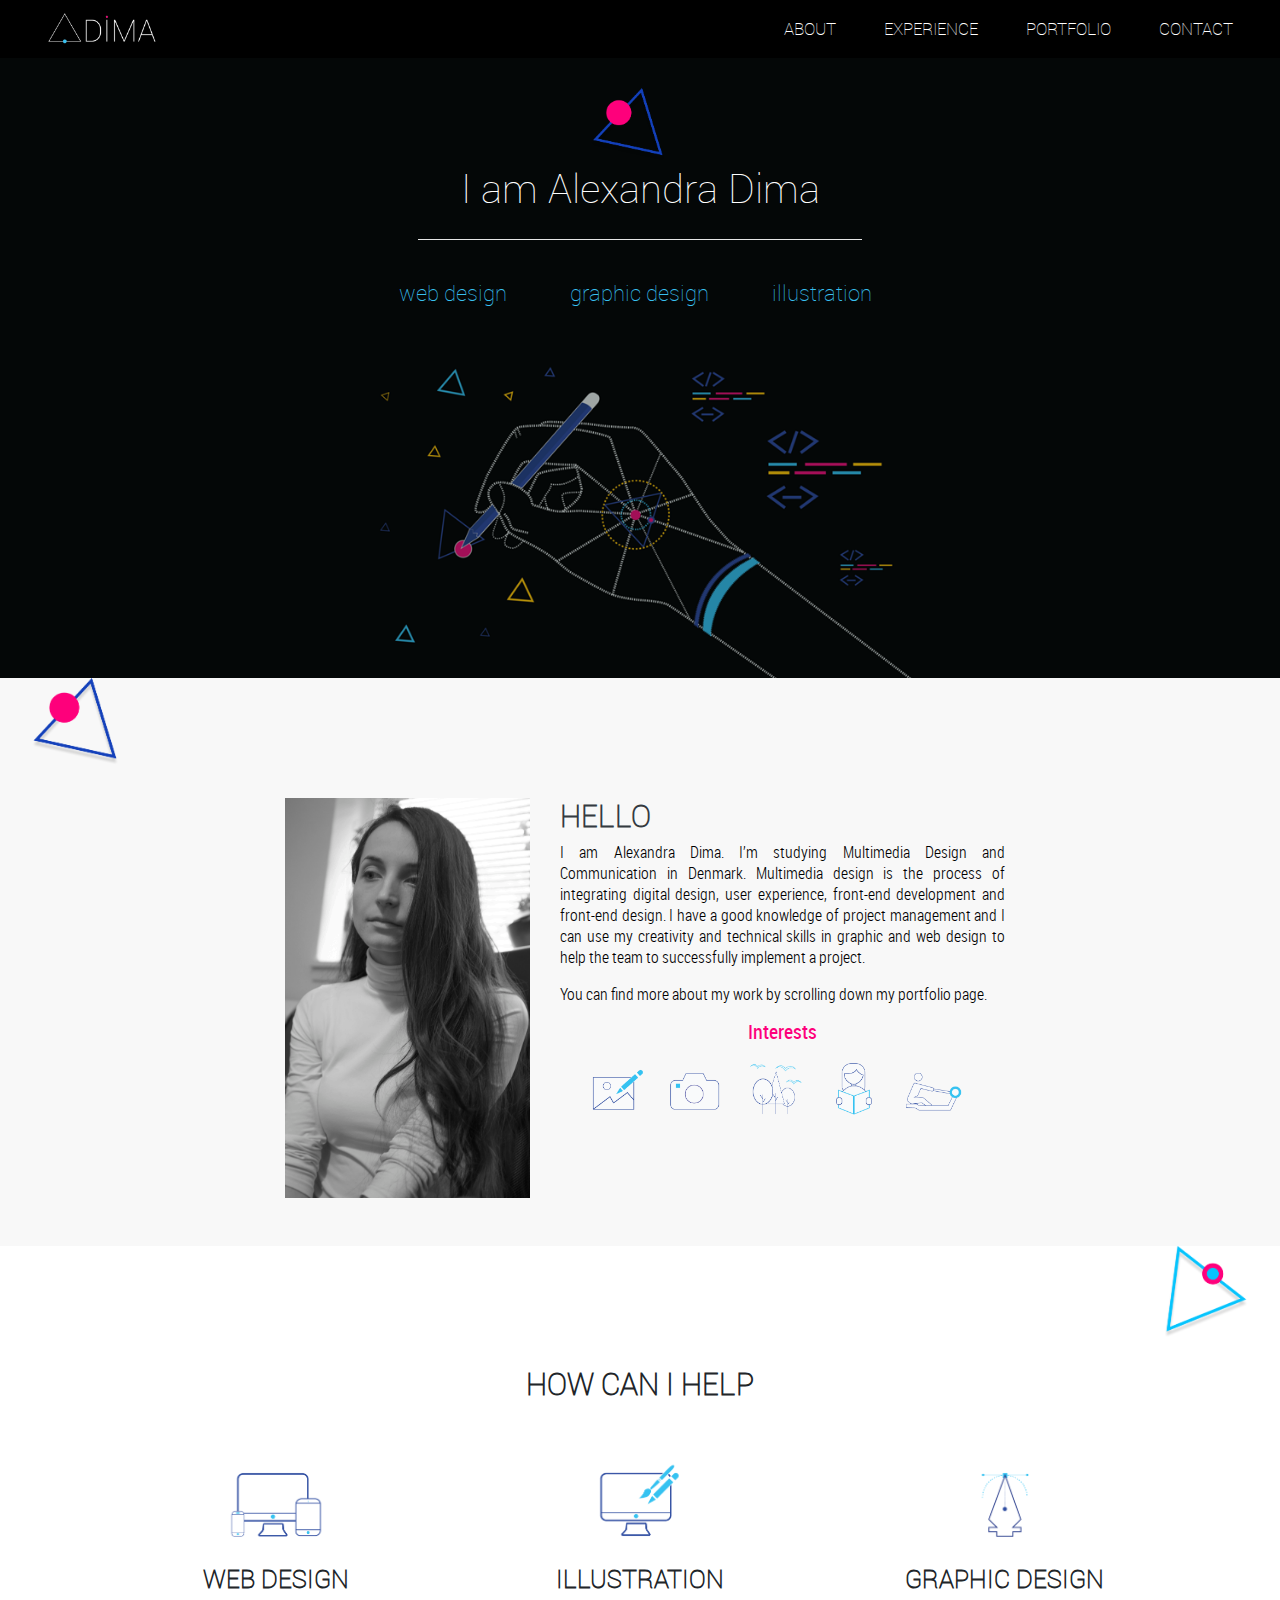
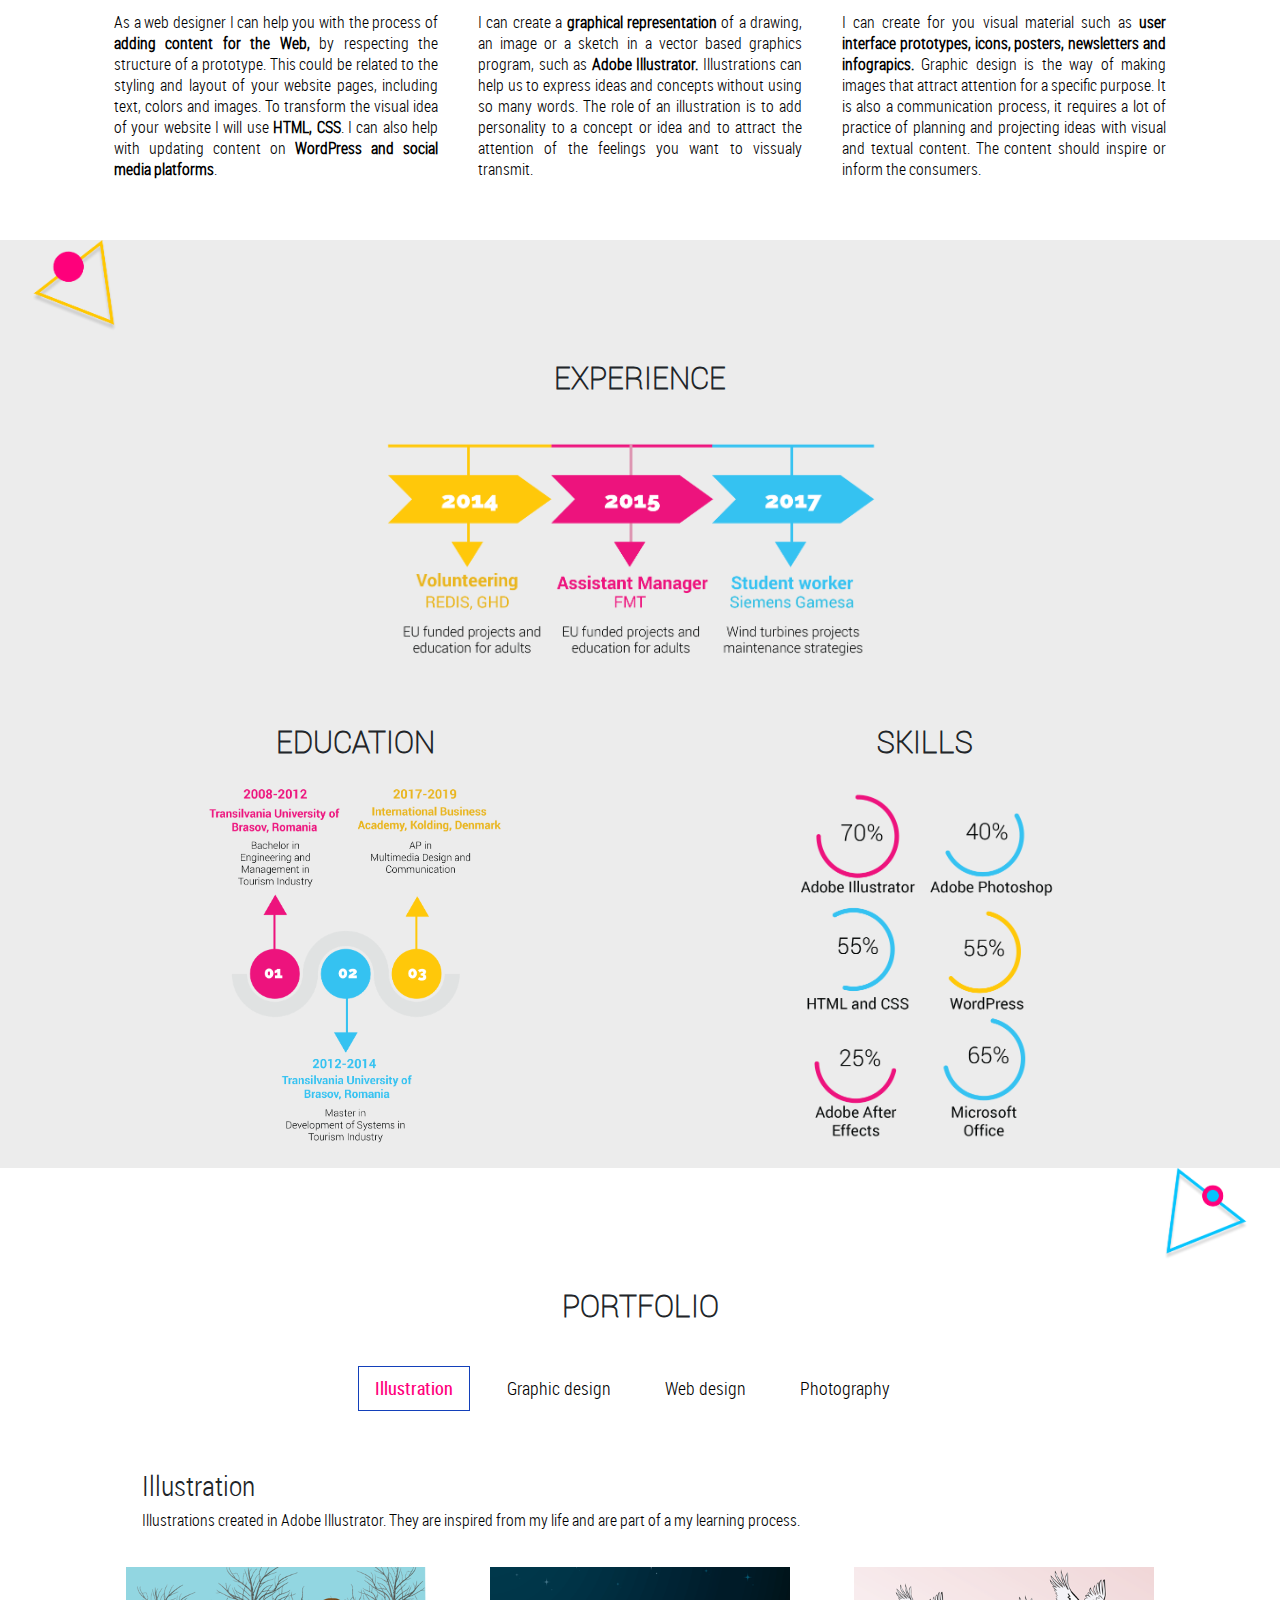
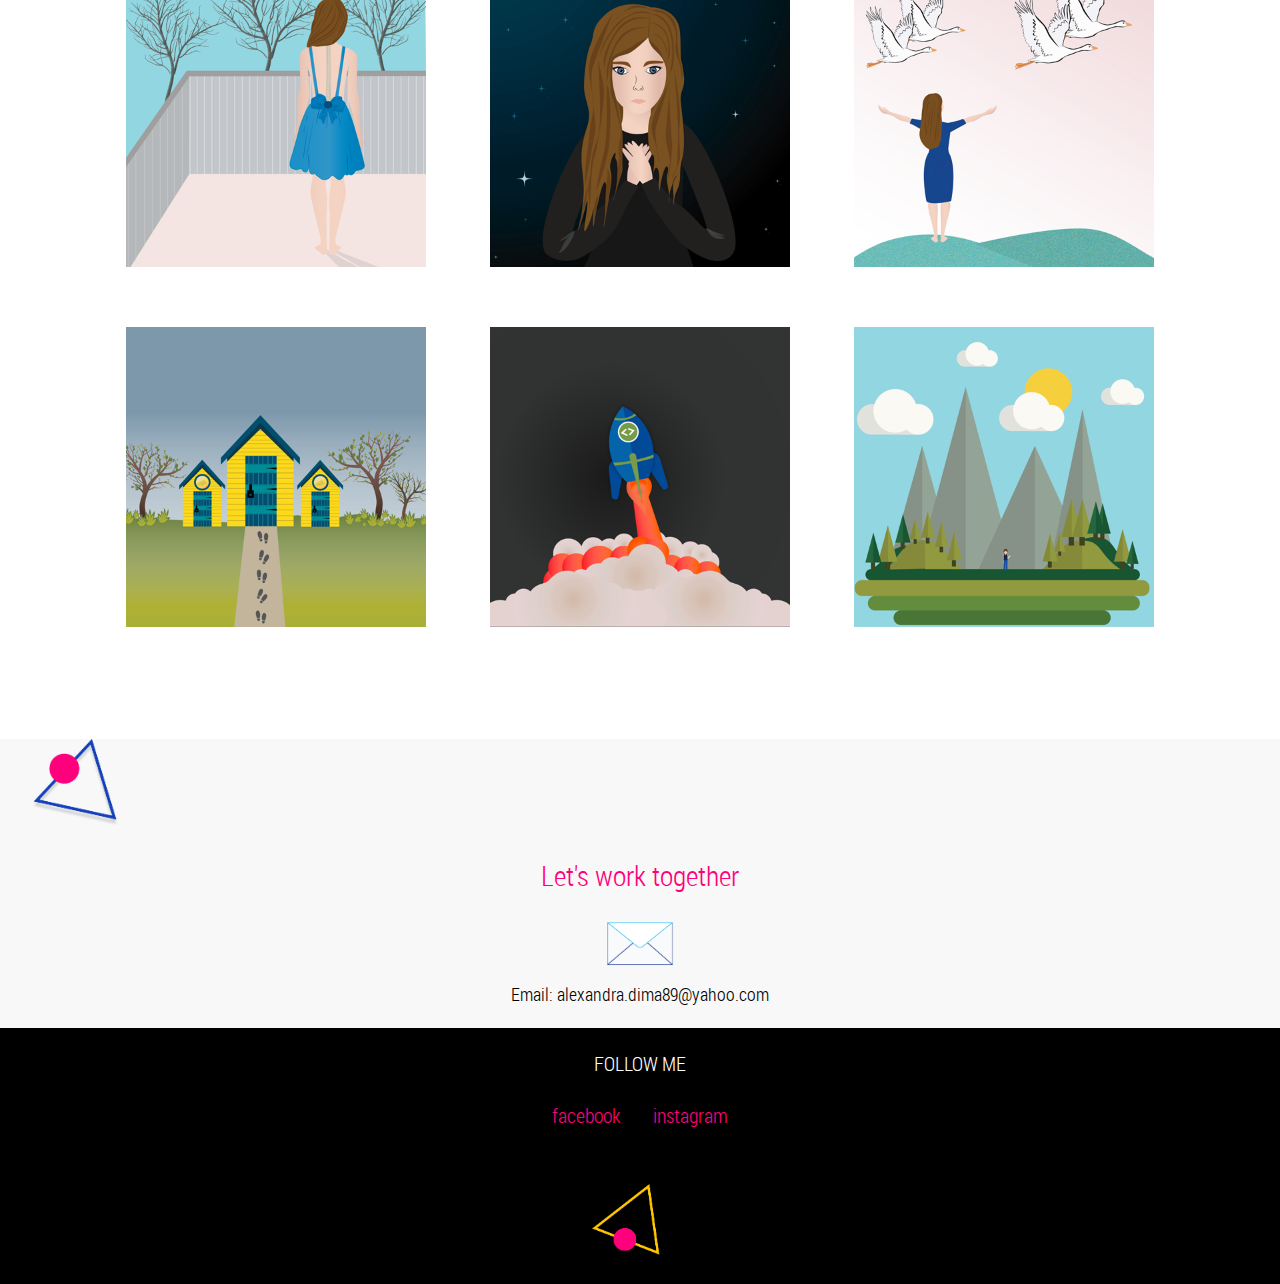
<file: index.html>
<!doctype html>
<html lang="en">
  <head>
    <!-- Required meta tags -->
    <meta charset="utf-8">
    <meta name="viewport" content="width=device-width, initial-scale=1, shrink-to-fit=no">
	  <meta name="description" content="ADima is a personal portfolio that provides services in web design, illustration and graphic design." /> 
	  <meta name="robots" content="noindex" />

    <!-- Bootstrap CSS -->
   <link rel="stylesheet" href="https://maxcdn.bootstrapcdn.com/bootstrap/4.0.0/css/bootstrap.min.css" integrity="sha384-Gn5384xqQ1aoWXA+058RXPxPg6fy4IWvTNh0E263XmFcJlSAwiGgFAW/dAiS6JXm" crossorigin="anonymous">
	     <link rel="stylesheet" href="css/styles.css">

    <title>adima</title>
	  
	   <link rel="icon" type="images/png" href="images/adimadesk/aboutarrow.png">
  </head>
  <body>
<!--1.Top navigation---->
	 
 <!--1.Top navigation---->
  <nav class="navbar navbar-dark navbar-expand-lg mynavbar">
  <div class="container-fluid">
  
      <!------a.Logo-->
     <div class="logo navbar-brand d-inline-block align-top ml-3 p-2" style="background-color: black">
  <a href="home.html"><img src="images/adimadesk/adimalogowhite.png" height="30" alt="logoadima" ></a>
	
	  </div>  
    
     <!------b.Toggler button-->
<div class="navbar-header mr-2">
   <button class="navbar-toggler" type="button" data-toggle="collapse" data-target="#mainNav">
   <span class="navbar-toggler-icon"></span>
	   
   </button>
   </div>
   
    
 <!------c.mobile Nav list-->
   <div class="mynavbar navbar-collapse collapse justify-content-end" style="background-color: black" id="mainNav">
   <ul class="nav navbar-nav navbar-right">
   <li class="nav-item p-2 mr-3" >
   		<a href="#about" class="nav-link">ABOUT</a>
   </li>
  <li class="nav-item p-2 mr-3" >
   		<a href="#experience" class="nav-link">EXPERIENCE</a>
   </li>
	   
	   <li class="nav-item p-2 mr-3">
   		<a href="#portfolio" class="nav-link">PORTFOLIO</a>
   </li>
	   
   
	    <li class="nav-item p-2 mr-3" >
   		<a href="#contact" class="nav-link">CONTACT</a>
   </li>
    
   </ul>
   </div>
   </div>
  </nav>
  
   
   <!--END NAVIGATION ------------------------------------------------------->
	  
	  <!-- 2.HEADER----------------------------->
   <header class="header" id="header">
   	<div class="container">
   		<div class="row">
			<div class="intro col-lg-12 col-sm-12">
				<div class="introarrow">
				<img src="images/adimadesk/aboutarrow.png" height="50" alt="arrow">
					</div>
				<p>I am Alexandra Dima</p>
				<hr>
				
	         <div class="subject col-lg-12 col-sm-12">
				 <ul>
					 
				<li alt="web design">web design</li>
				 <li alt="graphic design">graphic design</li>
                                 <li alt="illustration">illustration</li>
				 </ul>
				
				</div>
			</div>
				
   		</div>
   	</div>
   </header>
   
	  
	   <!-- 3.ABOUT----------------------------->
	   
	 
    <section id="about" class="about">
   	<div class="container-fluid" style="background-color: #F8F8F8">
		 <div class="arrowabout col-lg-12">
				 <img src="images/adimadesk/aboutarrow.png" height="75" alt="arrow dirrection"> 
				</div>
		
		<div class="container">

            <div class="row pb-5">
				
				  <div class="col-lg-5 picabout">
				   <img src="images/adimadesk/eu.jpg" height="400" alt="adimaimg"> 
				</div>
               
                   <div class="col-lg-5 textabout">
					   <h1 class="text-dark titleabout">HELLO</h1>
				   <p>
                       I am Alexandra Dima. I’m studying Multimedia Design and Communication in Denmark. Multimedia design is the process of integrating digital design, user experience, front-end development and front-end design.

I have a good knowledge of project management and I can use my creativity and technical skills in graphic and web design to help the team to successfully implement a project.</p>
					
						   
						   
						   <p>You can find more about my work by scrolling down my portfolio page.</p>
					   
					   <p style="color: #FE007B; font-size: 20px; text-align: center; font-family: Robotoregular">Interests</p>
					   <div class="col-lg-12" style="text-align: center">
						   <img src="images/adimadesk/drawing.png" alt="drawing" height="60" class="mr-3">
						     <img src="images/adimadesk/photograpy.png" alt="photography" height="60" class="mr-3">
						     <img src="images/adimadesk/nature.png" alt="nature" height="60" class="mr-3">
						     <img src="images/adimadesk/reading.png" alt="reading" height="60" class="mr-3">
						     <img src="images/adimadesk/rowing.png" alt="rowing sport" height="60" class="mr-3">
					   </div>
                    
				</div>
       </div>
           </div>
        </div>    
    </section>
   
   
	  <!-- 3.HELP----------------------------->
	  
	  <section id="help" class="help">
   	<div class="container-fluid" style="background-color: #fff">
		
			<div class="arrowhelp col-lg-12">
				 <img src="images/adimadesk/arrowhelp.png" height="75" alt="arrow guiding"> 
		</div>
		
		<div class="container">
			
			<h2 class="titlehelp">HOW CAN I HELP</h2>
			
            <div class="row p-4">
				
				<div class="texthelp col-lg-4">
					<div class="imghelp">
			   <img class="imghelp" src="images/adimadesk/webdesign.png" alt="web design" height="100">
						</div>
					<h4>Web design</h4>
					<p> As a web designer I can help you with the process of <strong>adding content for the Web,</strong>  by respecting the structure of a prototype. 
					  This could be related to the styling and layout of your website pages, including text, colors and images. To transform the visual idea of your website I will use <strong>HTML, CSS</strong>. I can also help with updating content on <strong>WordPress and social media platforms</strong>.</p>
				</div>
				   
			  
		    <div class="texthelp col-lg-4">
				<div class="imghelp">
			   <img class="imghelp" src="images/adimadesk/illustration.png"  alt="illustration" height="100">
					</div>
					<h4>Illustration</h4>
			   <p alt="illustration drawing">
				   I can create a <strong>graphical representation</strong> of a drawing, an image or a sketch in a vector based graphics program, such as <strong>Adobe Illustrator.</strong> 
				Illustrations can help us to express ideas and concepts without using so many words.
				The role of an illustration is to add personality to a concept or idea and to attract the attention of the feelings you want to vissualy transmit.

				
           </p>
				   </div>
		   
		   
		       <div class="texthelp col-lg-4">
				   <div class="imghelp">
			   <img src="images/adimadesk/graphicdesign.png" alt="graphic design icons infographics" height="100">
					   </div>
				   
					<h4>Graphic design</h4>
			   <p alt="">
				 I can create for you visual material such as <strong>user interface prototypes, icons, posters, newsletters and infograpics.</strong>
               Graphic design is the way of making images that attract attention for a specific purpose. It is also a communication process, it requires a lot of practice of planning and projecting ideas with visual and textual content.
				   The content should inspire or inform the consumers.
           </p>
				   </div>
			
       </div>
           </div>
        </div>    
    </section>
   
	   <!-- EXPERIENCE------------->
	  <section id="experience" class="experience">
   	<div class="container-fluid" style="background-color: #ECECEC">
		 <div class="arrowexp col-lg-12 col-md-12 col-sm-12">
				 <img src="images/adimadesk/exparrow.png" height="75" alt="arrow"> 
				</div>
		
		<div class="container">
	
         <div class="row">
			 
				  <div class="col-lg-12 timeline">
					  <h4>EXPERIENCE</h4>
				   <a href="images/adimadesk/timeline.png"><img src="images/adimadesk/timeline.png" alt="timeline experience"></a>
				</div>
				
				
				
           </div>
			<div class="row">
				
				  <div class="col-lg-6 col-md-6 education">
					  <h4>EDUCATION</h4>
				   <a href="images/adimadesk/education.png"><img src="images/adimadesk/education.png" alt="education"> </a>
						  
				</div>
               
					<div class="col-lg-6 col-md-6 skill">
					  <h4>SKILLS</h4>
				   <a href="images/adimadesk/skills.png"><img src="images/adimadesk/skills.png" alt="skills"> </a>
							</div>
			
                   
       </div>
			</div>
   
		  </div>
    </section>
   
	  
	  
	  
	  <!-- PORTFOLIO----------------------------->
	  
	  <section id="portfolio" class="portfolio">
   	<div class="container-fluid" style="background-color: #fff">
		
			<div class="arrowhelp col-lg-12">
				 <img src="images/adimadesk/arrowhelp.png" height="75" alt="arrow"> 
		</div>
		
		<div class="container">
			
			<h2 class="titlehelp">PORTFOLIO</h2>
			
            <div class="row p-4">
				<nav class="nav nav-tabs justify-content-center col-lg-12 col-sm-12 col-md-12" id="nav-tab" role="tablist" >
   		<a href="#illustration" class="nav-item nav-link active" id="nav-illustration-tab" data-toggle="tab" role="tab" aria-controls="nav-illustration" aria-selected="true" alt="illustration service">Illustration</a>
   		<a href="#graphicdesign" class="nav-item nav-link" id="graphicdesign-tab" data-toggle="tab" role="tab" aria-controls="graphicdesign" aria-selected="false">Graphic design</a>
   		<a href="#webdesign" class="nav-item nav-link" id="webdesign-tab" data-toggle="tab" role="tab" aria-controls="webdesign" aria-selected="false" alt="web design service">Web design</a>
   		<a href="#photography" class="nav-item nav-link" id="photography-tab" data-toggle="tab" role="tab" aria-controls="photography" aria-selected="false" alt="photography service">Photography</a>
   	</nav>
   	
  <div class="tab-content  py-5" id="nav-tabContent">
	  
   		<div class="tab-pane fade show active" id="illustration" role="tabpanel" aria-labelledby="nav-illustration-tab">
   			<h3 class="textill"><i class="fa fa-th-large fa-lg ml-lg-5" aria-hidden="true"></i> Illustration</h3>
   			<p class="ml-lg-5 textpill">Illustrations created in Adobe Illustrator. They are inspired from my life and are part of a my learning process.</p>
			
			<div class="illustration row">
			
				<div class="illustration col-lg-4 col-md-6 col-sm-12">
				<a href="images/adimadesk/peacevf.png" target="_blank"><img src="images/adimadesk/peacethumb.png" alt="illustration girl peace"></a>
				</div>
				
				<div class="illustration col-lg-4 col-md-6 col-sm-12">
				<a href="images/adimadesk/whoami.png" target="_blank"><img src="images/adimadesk/whoamithumb.png" alt="illustration stars girl"></a>
				</div>
				
				<div class="illustration col-lg-4 col-md-6 col-sm-12">
				<a href="images/adimadesk/hapiness.png" target="_blank"><img src="images/adimadesk/hapinessthumb.png" alt="illustration stars girl goose"></a>
				</div>
				
				
				<div class="illustration col-lg-4 col-md-6 col-sm-12">
				<a href="images/adimadesk/houses.png" target="_blank"><img src="images/adimadesk/img3.png" alt="illustration house handscape"></a>
				</div>
				
				<div class="illustration col-lg-4 col-md-6 col-sm-12">
				<a href="images/adimadesk/rocket.png" target="_blank"><img src="images/adimadesk/illustration1.png" alt="illustration rocket"></a>
				</div>
				
				<div class="illustration col-lg-4 col-md-6 col-sm-12">
				<a href="images/adimadesk/mountains.png" target="_blank"><img src="images/adimadesk/mountainsthumb.png" alt="illustration mountain"></a>
				</div>
				
			</div>
			
				
			
   		</div>
	  <!----end illustration------>
   		
   		<div class="tab-pane fade" id="graphicdesign" role="tabpanel" aria-labelledby="graphicdesign-tab">
   			<h3 class="textill ml-lg-5">Graphic design</h3>
   			<p class="textpill ml-lg-5">Infographics and icons I created for work.</p>
			
			<div class="illustration row">
				
			<div class="illustration col-lg-4 col-md-6 col-sm-12">
				<a href="images/adimadesk/work1.png" target="_blank"><img src="images/adimadesk/work1thumb.png" alt="infographic showcase work"></a>
				</div>
				
				<div class="illustration col-lg-4 col-md-6 col-sm-12">
				<a href="images/adimadesk/work3.png" target="_blank"><img src="images/adimadesk/workthumb3.png" alt="infographic showcase work"></a>
				</div>
				
				<div class="illustration col-lg-4 col-md-6 col-sm-12">
				<a href="images/adimadesk/work2.png" target="_blank"><img src="images/adimadesk/workthumb2.png" alt="infographic showcase work icons"></a>
				</div>
				
				<div class="illustration col-lg-4 col-md-6 col-sm-12">
				<a href="images/adimadesk/work4.png" target="_blank"><img src="images/adimadesk/work4thumb.png" alt="infographic showcase work illustration"></a>
				</div>
				
				<div class="illustration col-lg-4 col-md-6 col-sm-12">
				<a href="images/adimadesk/work5.png" target="_blank"><img src="images/adimadesk/work5thumb.png" alt="infographic showcase work icons"></a>
				</div>
				
				<div class="illustration col-lg-4 col-md-6 col-sm-12">
				<a href="images/adimadesk/work6.png" target="_blank"><img src="images/adimadesk/work6thumb.png" alt="infographic showcase work logo"></a>
				</div>
	
			</div>
			
			
   		</div>
	  <!----end graphic design--->
   		
   		<div class="tab-pane fade" id="webdesign" role="tabpanel" aria-labelledby="webdesign-tab">
   			<h3 class="textill ml-lg-5"><i class="fa fa-cog fa-spin fa-lg fa-fw" style="color: cadetblue"></i>Web design</h3>
   			<p class="textpill ml-lg-5">I created the prototypes and based on them, I coded the websites in html and css.</p>
			
			<div class="illustration row">
			
				<div class="illustration col-lg-4 col-md-6">
				<a href="images/adimadesk/webdesign1.png" target="_blank"><img src="images/adimadesk/webdesign1thumb.png" alt="infographic showcase work website"></a>
				</div>
				
				<div class="illustration col-lg-4 col-md-6">
				<a href="images/adimadesk/webdesign2.png" target="_blank"><img src="images/adimadesk/webdesign2thumb.png" alt="infographic showcase work prototype"></a>
				</div>
				
				<div class="illustration col-lg-4 col-md-6">
				<a href="images/adimadesk/webdesign3.png" target="_blank"><img src="images/adimadesk/webdesign3thumb.png" alt="infographic showcase work website"></a>
				</div>
				
			</div>
			
   		</div>
   		<!----end web design design-->
	  
   		<div class="tab-pane fade" id="photography" role="tabpanel" aria-labelledby="photography-tab">
   			<h3 class="textill ml-lg-5">Photography</h3>
   			<p class="textpill ml-lg-5">Here are some of my photos that I enjoyed taking them in my free time</p>
			
			<div class="illustration row">
			
				<div class="illustration col-lg-4 col-md-6 col-sm-12">
				<a href="images/adimadesk/photo1.png" target="_blank"><img src="images/adimadesk/photothumb1.png" alt="photography jelly fish"></a>
				</div>
				
				<div class="illustration col-lg-4 col-md-6 col-sm-12">
				<a href="images/adimadesk/photo2.png" target="_blank"><img src="images/adimadesk/photothumb2.png" alt="photography fish"></a>
				</div>
				
				<div class="illustration col-lg-4 col-md-6 col-sm-12">
				<a href="images/adimadesk/photo4.png" target="_blank"><img src="images/adimadesk/photothumb4.png" alt="photography jelly fish"></a>
				</div>
					<div class="illustration col-lg-4 col-md-6 col-sm-12">
				<a href="images/adimadesk/photo5.png" target="_blank"><img src="images/adimadesk/photothumb5.png" alt="photography flower"></a>
				</div>
				
					<div class="illustration col-lg-4 col-md-6 col-sm-12">
				<a href="images/adimadesk/photo3.png" target="_blank"><img src="images/adimadesk/photothumb3.png" alt="photography flower"></a>
				</div>
				
				<div class="illustration col-lg-4 col-md-6 col-sm-12">
				<a href="images/adimadesk/photo6.png" target="_blank"><img src="images/adimadesk/photothumb6.png" alt="photography flower"></a>
				</div>
			</div>
			
   		</div>
	  <!-----end photography---->
				
       </div>
           </div>
        </div>  
		  </div>
    </section>
   
	  
	  
	  
	  
	   <!-- CONTACT----------------------------->
	   
	 
    <section id="contact" class="contact">
   	<div class="container-fluid" style="background-color: #F8F8F8">
		 <div class="arrowabout col-lg-12">
				 <img src="images/adimadesk/aboutarrow.png" height="75" alt="arrow"> 
				</div>
		
		<div class="container">

            <div class="row">
				<h3 class="col-lg-12" style="text-align: center;color:  #FF007C">Let's work together</h3>
				<div class="email col-sm-12 col-md-12 col-lg-12" style="text-align: center">
				<a href="mailto:alexandra.dima89@yahoo.com?Subject=&Body="><img src="images/adimadesk/email.png" alt="email icon" height="75"></a>
				</div>
				
				<div class="worktogether col-sm-12 col-md-12 col-lg-12" style="text-align: center"><a href="mailto:alexandra.dima89@yahoo.com?Subject=&Body=" class="worktogether" style="text-decoration: none">Email: alexandra.dima89@yahoo.com</a></div>
				</div>
				<!------
 <form class="m-3 col-lg-12 col-sm-12" action="send.php" method="post">
	 <div class="row">
  <div class="col-lg-6 col-md-12 col-sm-12 form-group">
  <h5 alt="name">Your name</h5>
  <input type="text" name="name_input" class="form-control" id="usr" placeholder="Enter name"> 

</div>
    
     <div class="col-lg-6 col-md-12 col-sm-12 form-group">
    <h5 alt="email address">Your email address</h5>
    <input type="email" name="mail_input" class="form-control" id="exampleInputEmail1" aria-describedby="emailHelp" placeholder="Enter email">
    
  </div>
	 </div>
	  <div class="form-group">
    <label for="exampleFormControlTextarea1"><h5>Tell me about your project</h5></label>
    <textarea class="form-control" type="text" name="message" id="exampleFormControlTextarea1" rows="3"></textarea>
  </div>
  
	 <div class="text-center">
<button type="submit" value="Send it" class="submit btn btn-primary mb-3">SUBMIT</button>
</div>

</form>
--->

           
        </div>  
		</div>
    </section>
	  
	  <!-- FOOTER ---------------------------->
  <footer class="footer">
  <div class="container-fluid">
 
  	<div class="row">
                
  	<div class="col-lg-12 col-sm-12 pt-4" style="text-align: center; background-color: #000000">
  		<h5 class="follow" alt="follow us facebook instagram" style="color: white;margin-bottom: 20px">FOLLOW ME</h5>
		
  		<div class="some" style="text-align: center">
  			<a href="https://www.facebook.com/ADima-1038393399551254/" target="_blank" style="padding: 5px;margin-right: 20px; font-size: 20px; text-decoration: none;">facebook</a>
  		    <a href="https://www.instagram.com/_alexandradima/" target="_blank" class="vl" style="padding: 5px; font-size: 20px; text-decoration: none;">instagram</a>
  		    </div>
		<div class="mt-5">
		<img src="images/adimadesk/footer.png" height="100" alt="arrow">
			</div>
  		</div>
 </div>
 
 	
 
	</div>
	  
	</footer>
	  
	  
	  
	  

	  
	  
	  
	  
	  
	  
	  
	  
	  
	  
    <!-- Optional JavaScript -->
    <!-- jQuery first, then Popper.js, then Bootstrap JS -->
    <script src="https://code.jquery.com/jquery-3.2.1.slim.min.js" integrity="sha384-KJ3o2DKtIkvYIK3UENzmM7KCkRr/rE9/Qpg6aAZGJwFDMVNA/GpGFF93hXpG5KkN" crossorigin="anonymous"></script>
    <script src="https://cdnjs.cloudflare.com/ajax/libs/popper.js/1.12.9/umd/popper.min.js" integrity="sha384-ApNbgh9B+Y1QKtv3Rn7W3mgPxhU9K/ScQsAP7hUibX39j7fakFPskvXusvfa0b4Q" crossorigin="anonymous"></script>
    <script src="js/bootstrap.min.js"></script>
  </body>
</html>
</file>
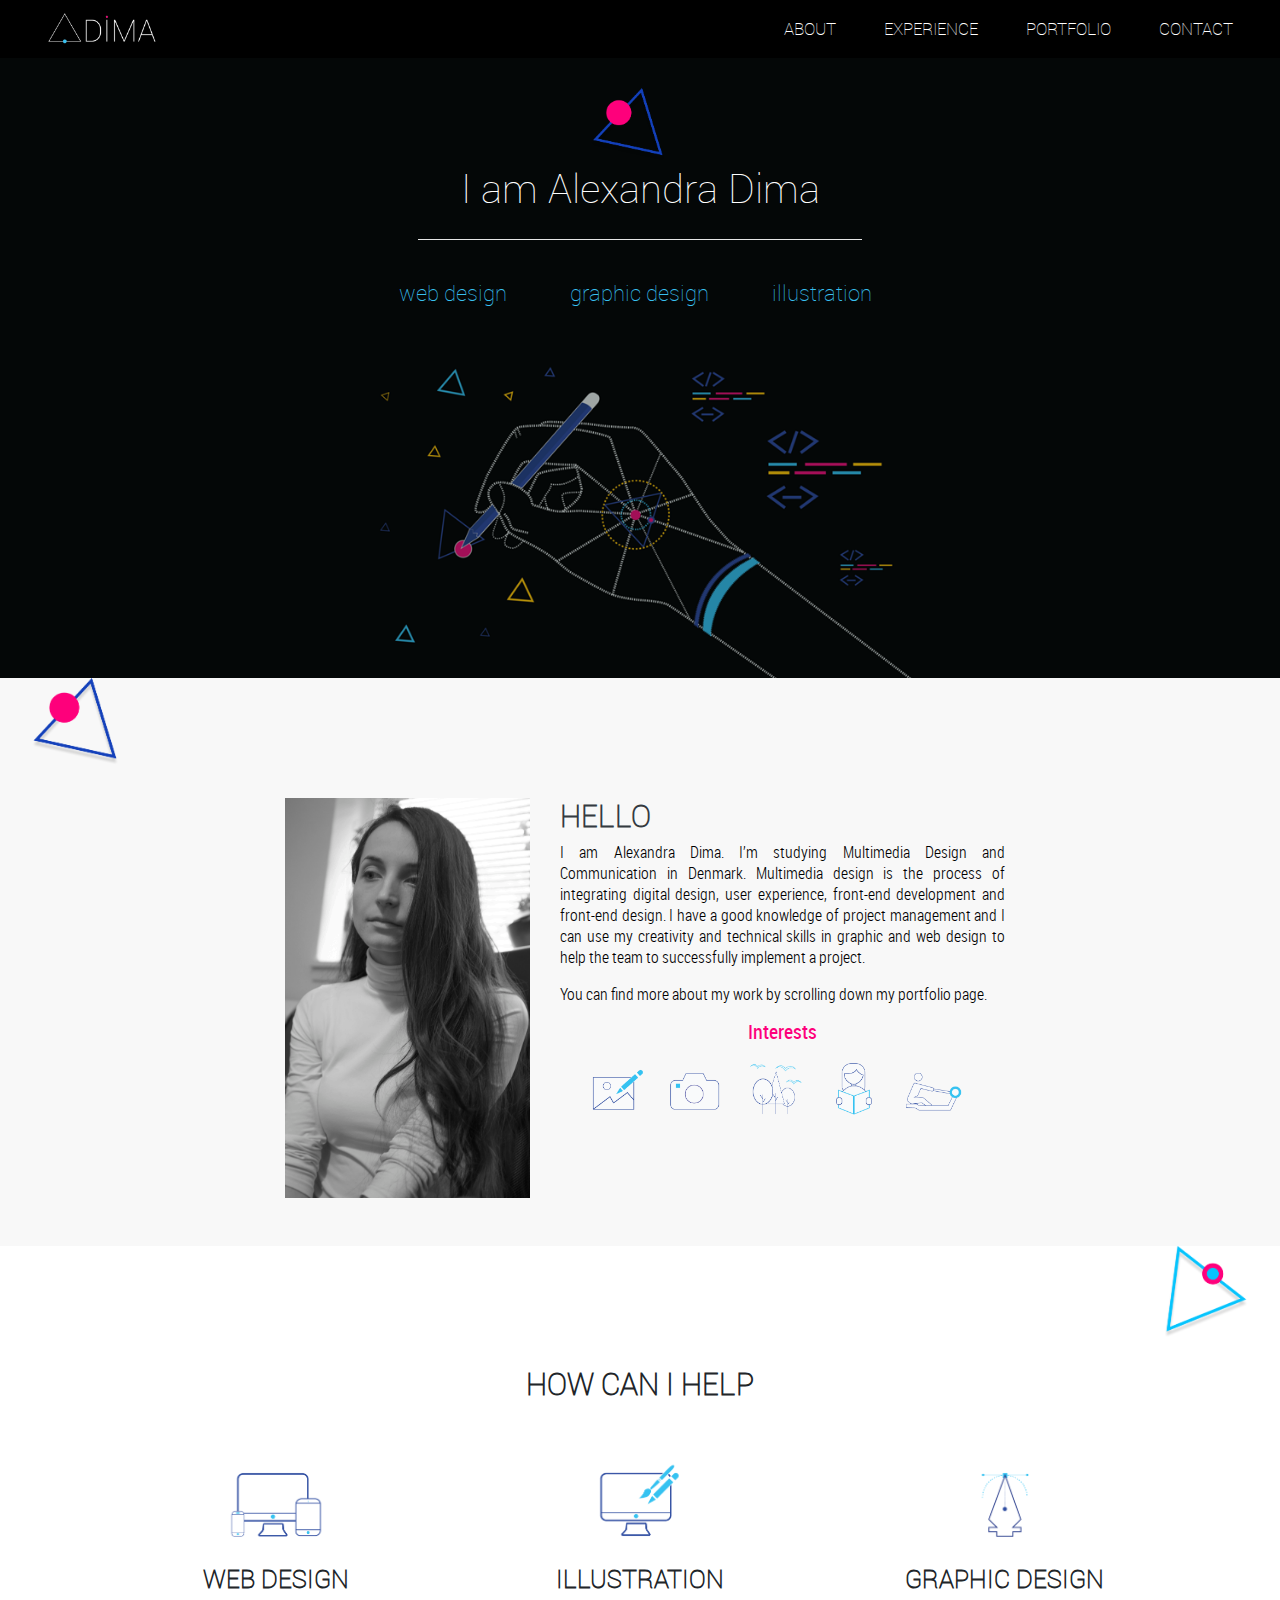
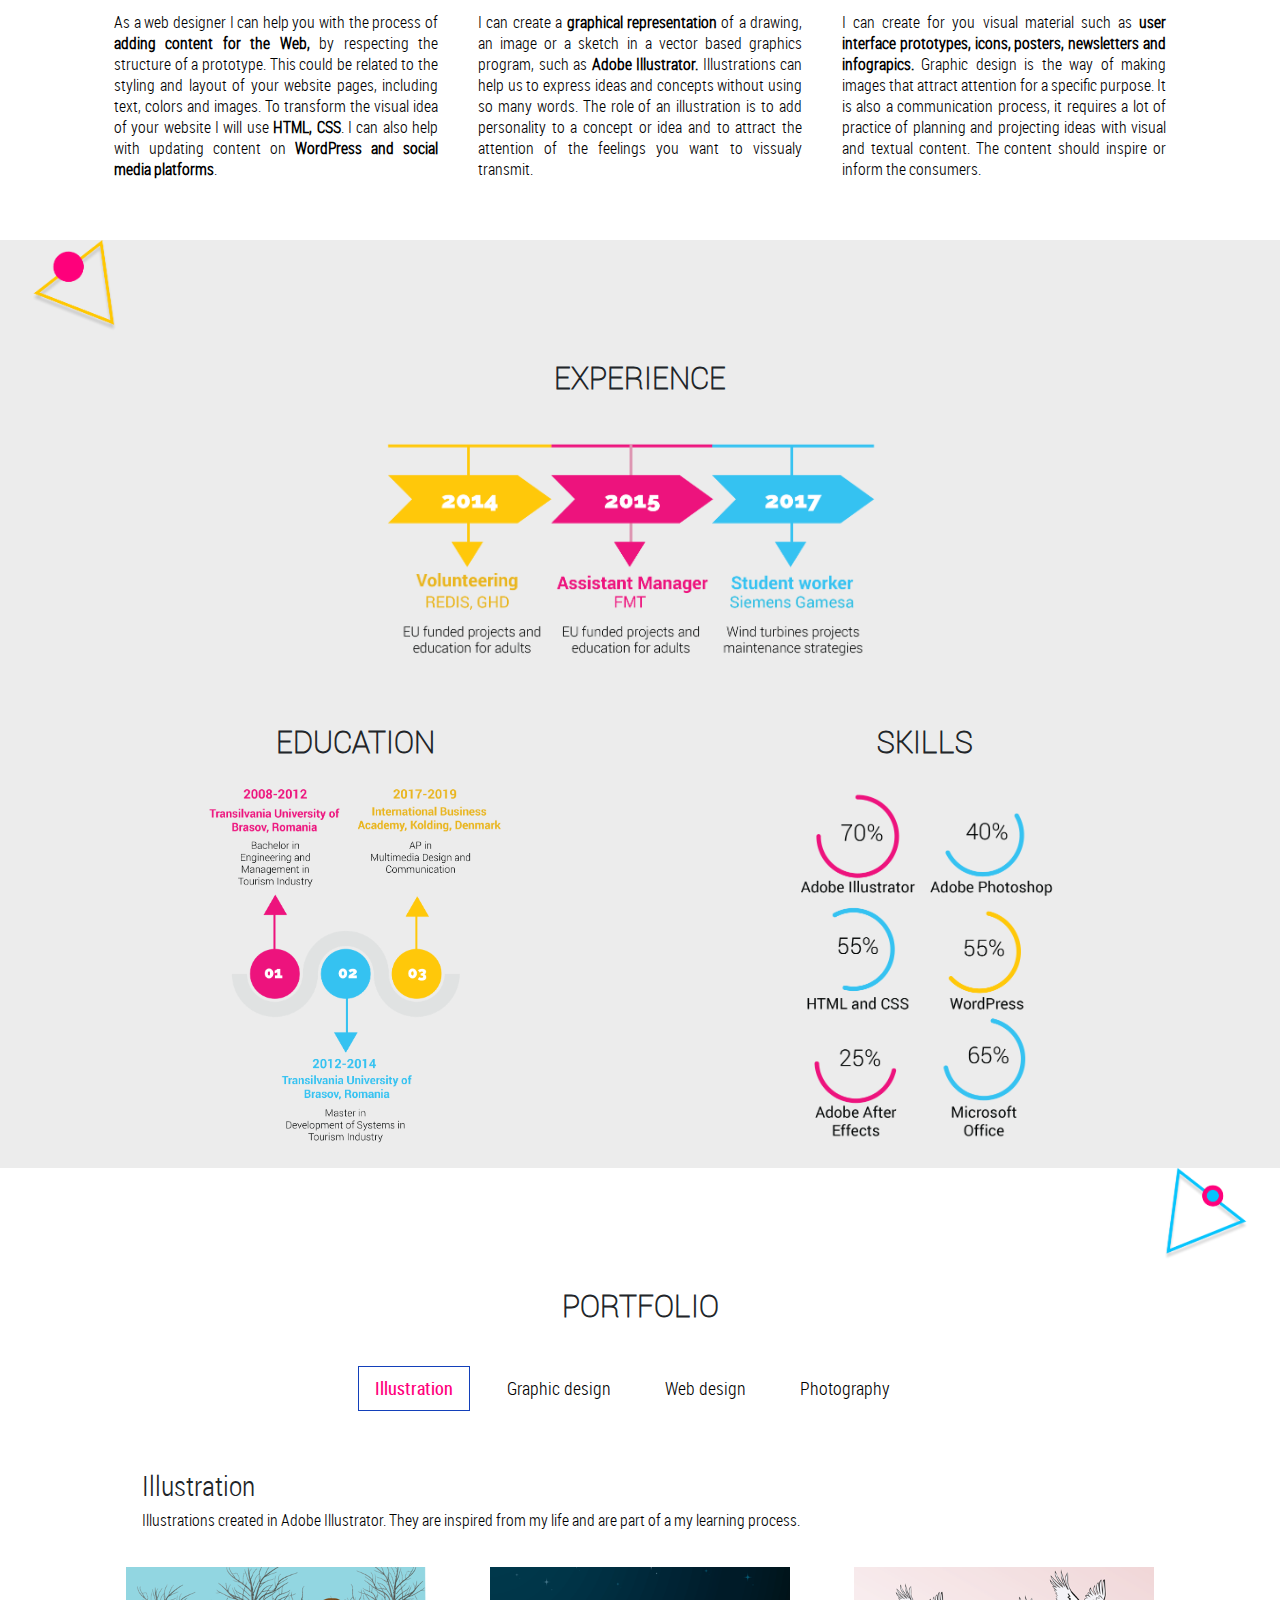
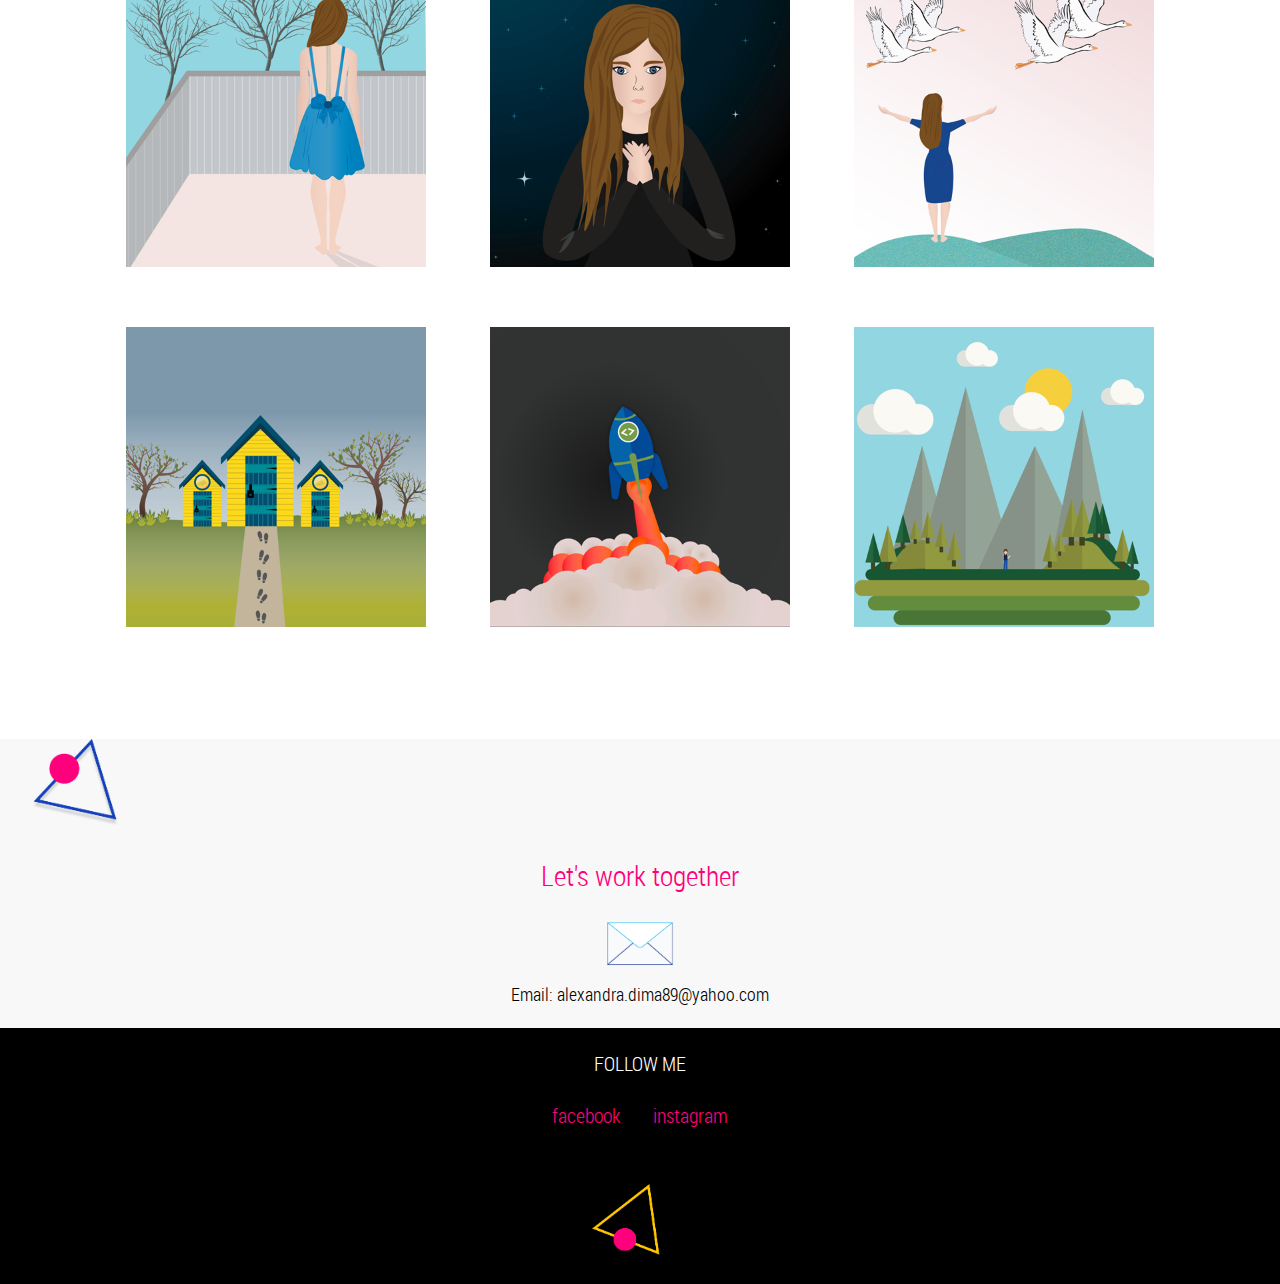
<file: home.html>
<!doctype html>
<html lang="en">
  <head>
    <!-- Required meta tags -->
    <meta charset="utf-8">
    <meta name="viewport" content="width=device-width, initial-scale=1, shrink-to-fit=no">
	  <meta name="description" content="ADima is a personal portfolio that provides services in web design, illustration and graphic design." /> 
	  <meta name="robots" content="noindex" />

    <!-- Bootstrap CSS -->
   <link rel="stylesheet" href="https://maxcdn.bootstrapcdn.com/bootstrap/4.0.0/css/bootstrap.min.css" integrity="sha384-Gn5384xqQ1aoWXA+058RXPxPg6fy4IWvTNh0E263XmFcJlSAwiGgFAW/dAiS6JXm" crossorigin="anonymous">
	     <link rel="stylesheet" href="css/styles.css">

    <title>adima</title>
	  
	   <link rel="icon" type="images/png" href="images/adimadesk/aboutarrow.png">
  </head>
  <body>
<!--1.Top navigation---->
	 
 <!--1.Top navigation---->
  <nav class="navbar navbar-dark navbar-expand-lg mynavbar">
  <div class="container-fluid">
  
      <!------a.Logo-->
     <div class="logo navbar-brand d-inline-block align-top ml-3 p-2" style="background-color: black">
  <a href="home.html"><img src="images/adimadesk/adimalogowhite.png" height="30" alt="logoadima" ></a>
	
	  </div>  
    
     <!------b.Toggler button-->
<div class="navbar-header mr-2">
   <button class="navbar-toggler" type="button" data-toggle="collapse" data-target="#mainNav">
   <span class="navbar-toggler-icon"></span>
	   
   </button>
   </div>
   
    
 <!------c.mobile Nav list-->
   <div class="mynavbar navbar-collapse collapse justify-content-end" style="background-color: black" id="mainNav">
   <ul class="nav navbar-nav navbar-right">
   <li class="nav-item p-2 mr-3" >
   		<a href="#about" class="nav-link">ABOUT</a>
   </li>
  <li class="nav-item p-2 mr-3" >
   		<a href="#experience" class="nav-link">EXPERIENCE</a>
   </li>
	   
	   <li class="nav-item p-2 mr-3">
   		<a href="#portfolio" class="nav-link">PORTFOLIO</a>
   </li>
	   
   
	    <li class="nav-item p-2 mr-3" >
   		<a href="#contact" class="nav-link">CONTACT</a>
   </li>
    
   </ul>
   </div>
   </div>
  </nav>
  
   
   <!--END NAVIGATION ------------------------------------------------------->
	  
	  <!-- 2.HEADER----------------------------->
   <header class="header" id="header">
   	<div class="container">
   		<div class="row">
			<div class="intro col-lg-12 col-sm-12">
				<div class="introarrow">
				<img src="images/adimadesk/aboutarrow.png" height="50" alt="arrow">
					</div>
				<p>I am Alexandra Dima</p>
				<hr>
				
	         <div class="subject col-lg-12 col-sm-12">
				 <ul>
					 
				<li alt="web design">web design</li>
				 <li alt="graphic design">graphic design</li>
                                 <li alt="illustration">illustration</li>
				 </ul>
				
				</div>
			</div>
				
   		</div>
   	</div>
   </header>
   
	  
	   <!-- 3.ABOUT----------------------------->
	   
	 
    <section id="about" class="about">
   	<div class="container-fluid" style="background-color: #F8F8F8">
		 <div class="arrowabout col-lg-12">
				 <img src="images/adimadesk/aboutarrow.png" height="75" alt="arrow dirrection"> 
				</div>
		
		<div class="container">

            <div class="row pb-5">
				
				  <div class="col-lg-5 picabout">
				   <img src="images/adimadesk/eu.jpg" height="400" alt="adimaimg"> 
				</div>
               
                   <div class="col-lg-5 textabout">
					   <h1 class="text-dark titleabout">HELLO</h1>
				   <p>
                       I am Alexandra Dima. I’m studying Multimedia Design and Communication in Denmark. Multimedia design is the process of integrating digital design, user experience, front-end development and front-end design.

I have a good knowledge of project management and I can use my creativity and technical skills in graphic and web design to help the team to successfully implement a project.</p>
					
						   
						   
						   <p>You can find more about my work by scrolling down my portfolio page.</p>
					   
					   <p style="color: #FE007B; font-size: 20px; text-align: center; font-family: Robotoregular">Interests</p>
					   <div class="col-lg-12" style="text-align: center">
						   <img src="images/adimadesk/drawing.png" alt="drawing" height="60" class="mr-3">
						     <img src="images/adimadesk/photograpy.png" alt="photography" height="60" class="mr-3">
						     <img src="images/adimadesk/nature.png" alt="nature" height="60" class="mr-3">
						     <img src="images/adimadesk/reading.png" alt="reading" height="60" class="mr-3">
						     <img src="images/adimadesk/rowing.png" alt="rowing sport" height="60" class="mr-3">
					   </div>
                    
				</div>
       </div>
           </div>
        </div>    
    </section>
   
   
	  <!-- 3.HELP----------------------------->
	  
	  <section id="help" class="help">
   	<div class="container-fluid" style="background-color: #fff">
		
			<div class="arrowhelp col-lg-12">
				 <img src="images/adimadesk/arrowhelp.png" height="75" alt="arrow guiding"> 
		</div>
		
		<div class="container">
			
			<h2 class="titlehelp">HOW CAN I HELP</h2>
			
            <div class="row p-4">
				
				<div class="texthelp col-lg-4">
					<div class="imghelp">
			   <img class="imghelp" src="images/adimadesk/webdesign.png" alt="web design" height="100">
						</div>
					<h4>Web design</h4>
					<p> As a web designer I can help you with the process of <strong>adding content for the Web,</strong>  by respecting the structure of a prototype. 
					  This could be related to the styling and layout of your website pages, including text, colors and images. To transform the visual idea of your website I will use <strong>HTML, CSS</strong>. I can also help with updating content on <strong>WordPress and social media platforms</strong>.</p>
				</div>
				   
			  
		    <div class="texthelp col-lg-4">
				<div class="imghelp">
			   <img class="imghelp" src="images/adimadesk/illustration.png"  alt="illustration" height="100">
					</div>
					<h4>Illustration</h4>
			   <p alt="illustration drawing">
				   I can create a <strong>graphical representation</strong> of a drawing, an image or a sketch in a vector based graphics program, such as <strong>Adobe Illustrator.</strong> 
				Illustrations can help us to express ideas and concepts without using so many words.
				The role of an illustration is to add personality to a concept or idea and to attract the attention of the feelings you want to vissualy transmit.

				
           </p>
				   </div>
		   
		   
		       <div class="texthelp col-lg-4">
				   <div class="imghelp">
			   <img src="images/adimadesk/graphicdesign.png" alt="graphic design icons infographics" height="100">
					   </div>
				   
					<h4>Graphic design</h4>
			   <p alt="">
				 I can create for you visual material such as <strong>user interface prototypes, icons, posters, newsletters and infograpics.</strong>
               Graphic design is the way of making images that attract attention for a specific purpose. It is also a communication process, it requires a lot of practice of planning and projecting ideas with visual and textual content.
				   The content should inspire or inform the consumers.
           </p>
				   </div>
			
       </div>
           </div>
        </div>    
    </section>
   
	   <!-- EXPERIENCE------------->
	  <section id="experience" class="experience">
   	<div class="container-fluid" style="background-color: #ECECEC">
		 <div class="arrowexp col-lg-12 col-md-12 col-sm-12">
				 <img src="images/adimadesk/exparrow.png" height="75" alt="arrow"> 
				</div>
		
		<div class="container">
	
         <div class="row">
			 
				  <div class="col-lg-12 timeline">
					  <h4>EXPERIENCE</h4>
				   <a href="images/adimadesk/timeline.png"><img src="images/adimadesk/timeline.png" alt="timeline experience"></a>
				</div>
				
				
				
           </div>
			<div class="row">
				
				  <div class="col-lg-6 col-md-6 education">
					  <h4>EDUCATION</h4>
				   <a href="images/adimadesk/education.png"><img src="images/adimadesk/education.png" alt="education"> </a>
						  
				</div>
               
					<div class="col-lg-6 col-md-6 skill">
					  <h4>SKILLS</h4>
				   <a href="images/adimadesk/skills.png"><img src="images/adimadesk/skills.png" alt="skills"> </a>
							</div>
			
                   
       </div>
			</div>
   
		  </div>
    </section>
   
	  
	  
	  
	  <!-- PORTFOLIO----------------------------->
	  
	  <section id="portfolio" class="portfolio">
   	<div class="container-fluid" style="background-color: #fff">
		
			<div class="arrowhelp col-lg-12">
				 <img src="images/adimadesk/arrowhelp.png" height="75" alt="arrow"> 
		</div>
		
		<div class="container">
			
			<h2 class="titlehelp">PORTFOLIO</h2>
			
            <div class="row p-4">
				<nav class="nav nav-tabs justify-content-center col-lg-12 col-sm-12 col-md-12" id="nav-tab" role="tablist" >
   		<a href="#illustration" class="nav-item nav-link active" id="nav-illustration-tab" data-toggle="tab" role="tab" aria-controls="nav-illustration" aria-selected="true" alt="illustration service">Illustration</a>
   		<a href="#graphicdesign" class="nav-item nav-link" id="graphicdesign-tab" data-toggle="tab" role="tab" aria-controls="graphicdesign" aria-selected="false">Graphic design</a>
   		<a href="#webdesign" class="nav-item nav-link" id="webdesign-tab" data-toggle="tab" role="tab" aria-controls="webdesign" aria-selected="false" alt="web design service">Web design</a>
   		<a href="#photography" class="nav-item nav-link" id="photography-tab" data-toggle="tab" role="tab" aria-controls="photography" aria-selected="false" alt="photography service">Photography</a>
   	</nav>
   	
  <div class="tab-content  py-5" id="nav-tabContent">
	  
   		<div class="tab-pane fade show active" id="illustration" role="tabpanel" aria-labelledby="nav-illustration-tab">
   			<h3 class="textill"><i class="fa fa-th-large fa-lg ml-lg-5" aria-hidden="true"></i> Illustration</h3>
   			<p class="ml-lg-5 textpill">Illustrations created in Adobe Illustrator. They are inspired from my life and are part of a my learning process.</p>
			
			<div class="illustration row">
			
				<div class="illustration col-lg-4 col-md-6 col-sm-12">
				<a href="images/adimadesk/peacevf.png" target="_blank"><img src="images/adimadesk/peacethumb.png" alt="illustration girl peace"></a>
				</div>
				
				<div class="illustration col-lg-4 col-md-6 col-sm-12">
				<a href="images/adimadesk/whoami.png" target="_blank"><img src="images/adimadesk/whoamithumb.png" alt="illustration stars girl"></a>
				</div>
				
				<div class="illustration col-lg-4 col-md-6 col-sm-12">
				<a href="images/adimadesk/hapiness.png" target="_blank"><img src="images/adimadesk/hapinessthumb.png" alt="illustration stars girl goose"></a>
				</div>
				
				
				<div class="illustration col-lg-4 col-md-6 col-sm-12">
				<a href="images/adimadesk/houses.png" target="_blank"><img src="images/adimadesk/img3.png" alt="illustration house handscape"></a>
				</div>
				
				<div class="illustration col-lg-4 col-md-6 col-sm-12">
				<a href="images/adimadesk/rocket.png" target="_blank"><img src="images/adimadesk/illustration1.png" alt="illustration rocket"></a>
				</div>
				
				<div class="illustration col-lg-4 col-md-6 col-sm-12">
				<a href="images/adimadesk/mountains.png" target="_blank"><img src="images/adimadesk/mountainsthumb.png" alt="illustration mountain"></a>
				</div>
				
			</div>
			
				
			
   		</div>
	  <!----end illustration------>
   		
   		<div class="tab-pane fade" id="graphicdesign" role="tabpanel" aria-labelledby="graphicdesign-tab">
   			<h3 class="textill ml-lg-5">Graphic design</h3>
   			<p class="textpill ml-lg-5">Infographics and icons I created for work.</p>
			
			<div class="illustration row">
				
			<div class="illustration col-lg-4 col-md-6 col-sm-12">
				<a href="images/adimadesk/work1.png" target="_blank"><img src="images/adimadesk/work1thumb.png" alt="infographic showcase work"></a>
				</div>
				
				<div class="illustration col-lg-4 col-md-6 col-sm-12">
				<a href="images/adimadesk/work3.png" target="_blank"><img src="images/adimadesk/workthumb3.png" alt="infographic showcase work"></a>
				</div>
				
				<div class="illustration col-lg-4 col-md-6 col-sm-12">
				<a href="images/adimadesk/work2.png" target="_blank"><img src="images/adimadesk/workthumb2.png" alt="infographic showcase work icons"></a>
				</div>
				
				<div class="illustration col-lg-4 col-md-6 col-sm-12">
				<a href="images/adimadesk/work4.png" target="_blank"><img src="images/adimadesk/work4thumb.png" alt="infographic showcase work illustration"></a>
				</div>
				
				<div class="illustration col-lg-4 col-md-6 col-sm-12">
				<a href="images/adimadesk/work5.png" target="_blank"><img src="images/adimadesk/work5thumb.png" alt="infographic showcase work icons"></a>
				</div>
				
				<div class="illustration col-lg-4 col-md-6 col-sm-12">
				<a href="images/adimadesk/work6.png" target="_blank"><img src="images/adimadesk/work6thumb.png" alt="infographic showcase work logo"></a>
				</div>
	
			</div>
			
			
   		</div>
	  <!----end graphic design--->
   		
   		<div class="tab-pane fade" id="webdesign" role="tabpanel" aria-labelledby="webdesign-tab">
   			<h3 class="textill ml-lg-5"><i class="fa fa-cog fa-spin fa-lg fa-fw" style="color: cadetblue"></i>Web design</h3>
   			<p class="textpill ml-lg-5">I created the prototypes and based on them, I coded the websites in html and css.</p>
			
			<div class="illustration row">
			
				<div class="illustration col-lg-4 col-md-6">
				<a href="images/adimadesk/webdesign1.png" target="_blank"><img src="images/adimadesk/webdesign1thumb.png" alt="infographic showcase work website"></a>
				</div>
				
				<div class="illustration col-lg-4 col-md-6">
				<a href="images/adimadesk/webdesign2.png" target="_blank"><img src="images/adimadesk/webdesign2thumb.png" alt="infographic showcase work prototype"></a>
				</div>
				
				<div class="illustration col-lg-4 col-md-6">
				<a href="images/adimadesk/webdesign3.png" target="_blank"><img src="images/adimadesk/webdesign3thumb.png" alt="infographic showcase work website"></a>
				</div>
				
			</div>
			
   		</div>
   		<!----end web design design-->
	  
   		<div class="tab-pane fade" id="photography" role="tabpanel" aria-labelledby="photography-tab">
   			<h3 class="textill ml-lg-5">Photography</h3>
   			<p class="textpill ml-lg-5">Here are some of my photos that I enjoyed taking them in my free time</p>
			
			<div class="illustration row">
			
				<div class="illustration col-lg-4 col-md-6 col-sm-12">
				<a href="images/adimadesk/photo1.png" target="_blank"><img src="images/adimadesk/photothumb1.png" alt="photography jelly fish"></a>
				</div>
				
				<div class="illustration col-lg-4 col-md-6 col-sm-12">
				<a href="images/adimadesk/photo2.png" target="_blank"><img src="images/adimadesk/photothumb2.png" alt="photography fish"></a>
				</div>
				
				<div class="illustration col-lg-4 col-md-6 col-sm-12">
				<a href="images/adimadesk/photo4.png" target="_blank"><img src="images/adimadesk/photothumb4.png" alt="photography jelly fish"></a>
				</div>
					<div class="illustration col-lg-4 col-md-6 col-sm-12">
				<a href="images/adimadesk/photo5.png" target="_blank"><img src="images/adimadesk/photothumb5.png" alt="photography flower"></a>
				</div>
				
					<div class="illustration col-lg-4 col-md-6 col-sm-12">
				<a href="images/adimadesk/photo3.png" target="_blank"><img src="images/adimadesk/photothumb3.png" alt="photography flower"></a>
				</div>
				
				<div class="illustration col-lg-4 col-md-6 col-sm-12">
				<a href="images/adimadesk/photo6.png" target="_blank"><img src="images/adimadesk/photothumb6.png" alt="photography flower"></a>
				</div>
			</div>
			
   		</div>
	  <!-----end photography---->
				
       </div>
           </div>
        </div>  
		  </div>
    </section>
   
	  
	  
	  
	  
	   <!-- CONTACT----------------------------->
	   
	 
    <section id="contact" class="contact">
   	<div class="container-fluid" style="background-color: #F8F8F8">
		 <div class="arrowabout col-lg-12">
				 <img src="images/adimadesk/aboutarrow.png" height="75" alt="arrow"> 
				</div>
		
		<div class="container">

            <div class="row">
				<h3 class="col-lg-12" style="text-align: center;color:  #FF007C">Let's work together</h3>
				<div class="email col-sm-12 col-md-12 col-lg-12" style="text-align: center">
				<a href="mailto:alexandra.dima89@yahoo.com?Subject=&Body="><img src="images/adimadesk/email.png" alt="email icon" height="75"></a>
				</div>
				
				<div class="worktogether col-sm-12 col-md-12 col-lg-12" style="text-align: center"><a href="mailto:alexandra.dima89@yahoo.com?Subject=&Body=" class="worktogether" style="text-decoration: none">Email: alexandra.dima89@yahoo.com</a></div>
				</div>
				<!------
 <form class="m-3 col-lg-12 col-sm-12" action="send.php" method="post">
	 <div class="row">
  <div class="col-lg-6 col-md-12 col-sm-12 form-group">
  <h5 alt="name">Your name</h5>
  <input type="text" name="name_input" class="form-control" id="usr" placeholder="Enter name"> 

</div>
    
     <div class="col-lg-6 col-md-12 col-sm-12 form-group">
    <h5 alt="email address">Your email address</h5>
    <input type="email" name="mail_input" class="form-control" id="exampleInputEmail1" aria-describedby="emailHelp" placeholder="Enter email">
    
  </div>
	 </div>
	  <div class="form-group">
    <label for="exampleFormControlTextarea1"><h5>Tell me about your project</h5></label>
    <textarea class="form-control" type="text" name="message" id="exampleFormControlTextarea1" rows="3"></textarea>
  </div>
  
	 <div class="text-center">
<button type="submit" value="Send it" class="submit btn btn-primary mb-3">SUBMIT</button>
</div>

</form>
--->

           
        </div>  
		</div>
    </section>
	  
	  <!-- FOOTER ---------------------------->
  <footer class="footer">
  <div class="container-fluid">
 
  	<div class="row">
                
  	<div class="col-lg-12 col-sm-12 pt-4" style="text-align: center; background-color: #000000">
  		<h5 class="follow" alt="follow us facebook instagram" style="color: white;margin-bottom: 20px">FOLLOW ME</h5>
		
  		<div class="some" style="text-align: center">
  			<a href="https://www.facebook.com/ADima-1038393399551254/" target="_blank" style="padding: 5px;margin-right: 20px; font-size: 20px; text-decoration: none;">facebook</a>
  		    <a href="https://www.instagram.com/_alexandradima/" target="_blank" class="vl" style="padding: 5px; font-size: 20px; text-decoration: none;">instagram</a>
  		    </div>
		<div class="mt-5">
		<img src="images/adimadesk/footer.png" height="100" alt="arrow">
			</div>
  		</div>
 </div>
 
 	
 
	</div>
	  
	</footer>
	  
	  
	  
	  

	  
	  
	  
	  
	  
	  
	  
	  
	  
	  
    <!-- Optional JavaScript -->
    <!-- jQuery first, then Popper.js, then Bootstrap JS -->
    <script src="https://code.jquery.com/jquery-3.2.1.slim.min.js" integrity="sha384-KJ3o2DKtIkvYIK3UENzmM7KCkRr/rE9/Qpg6aAZGJwFDMVNA/GpGFF93hXpG5KkN" crossorigin="anonymous"></script>
    <script src="https://cdnjs.cloudflare.com/ajax/libs/popper.js/1.12.9/umd/popper.min.js" integrity="sha384-ApNbgh9B+Y1QKtv3Rn7W3mgPxhU9K/ScQsAP7hUibX39j7fakFPskvXusvfa0b4Q" crossorigin="anonymous"></script>
    <script src="js/bootstrap.min.js"></script>
  </body>
</html>
</file>
<file: css/styles.css>
@charset "utf-8";
/* CSS Document */

/* background */

*{
	box-sizing: border-box;
	
}


body{
	font-family: "Robotolight","Helvetica Neue", "sans-serif";
	text-rendering: optimizeLegibility !important;	
}

@font-face{
		font-family: "Robotoregular";
	    src:url(../fonts/robotocondensed-regular-webfont.woff);
	    
	}

@font-face {
    font-family: "Robotolight";
    src: url(../fonts/robotocondensed-light-webfont.woff);

}

@font-face {
    font-family: "Robotothin";
    src: url(../fonts/roboto-thin-webfont.woff);

}



li{
	list-style: none;
	display: inline-block;
	
	
}

h1,h2,h4{
	font-family:"Robotothin", Helvetica, Arial, "sans-serif";
	text-transform: uppercase;
	font-weight: 700;
	font-size: 30px;
	
}

p{
	font-size: 16px;
	line-height: 21px;
	color: black;
}
a{
	text-decoration: none;
	display: inline-block;
}

.btn{
	transition: all 300ms ease-in-out;
	font-weight: 500 !important;
	text-transform: uppercase;
}

.btn:hover{
	background-color: #302BCD !important;
	color: rgba(251,244,244,1.00) !important;
	border: 1px solid #fff !important;
}

/*************** Navigation desktop ************************************************** */
.navbar{
    background-color: #000000 !important;
	padding: 0;
	margin: 0;
	
}


.navbar-dark .navbar-nav a.nav-link{
	font-family:"Robotothin", Helvetica, Arial, "sans-serif";
	color: white;
	font-size: 17px;
}

.navbar a:hover{
	opacity: 1;
	background-color:#040707 !important;
	color: white;
}

/*************** Header ******************* */

.header{
	height: 400px;
	width: 100%;
	padding: 30px 0 20px;
	padding-left: 0;
	padding-right: 0;
	margin: 0;
    text-align: center;
	background-image: url(../images/adimadesk/header.png);
	background-position: center center;
	background-repeat: no-repeat;
	background-size: cover; 
	
}

.intro{
	text-align: center;
}

.intro p{
	text-align: center;
	color: white;
	font-family: "Robotothin";
	font-size: 20px;
}
.introarrow{
	text-align: center;
	height: 50px;
}
hr{
	height: 0.5px;
	background-color: white;
	width: 40%;
	text-align: center;
	margin-top: 10px;

}

.subject ul{
		text-align: center;
	    margin: 0;
	padding: 0;
	}

.subject li{
	color: #39C0F0;
	text-align: center;
	padding: 5px;
	font-family: "Robotothin";
	font-size: 14px;
	

}

@media only screen and (min-width: 50em) {
	.logo img{
		height: 40px;
	}
    .header{
	height: 620px;
		width: 100%;
	}
	
	.intro p{
		margin-left: 0;
		padding-left: 0;
		margin-top: 40px;
	font-size: 40px;
		margin-bottom: 40px;
		
}
	.subject li{
	color: #39C0F0;
	text-align: center;
	padding: 20px;
	padding-right: 40px;
	font-family: "Robotothin";
	font-size: 22px;

}
	.subject ul{
		text-align: center;
		margin-left: 10px;
	}
	.introarrow img{
	height: 100px;
}
	
}


/*************** ABOUT ******************* */
.arrowabout{
	text-align: center;
}
.picabout{
	text-align: center;
}

.picabout img{
	height: 300px;
}

.textabout p{
	text-align: justify;
	font-size: 16px;
	font-family: "Robotolight";
}


@media only screen and (min-width: 50em) {
	.textabout p{
	font-size: 16px;
	
}
.arrowabout img{
	height: 120px;
}
	.arrowabout{
	text-align: left;
}
	.picabout img{
	height: 400px;
		text-align: right;
		
	}
	
	.picabout{
	text-align: right;
}

	
	}

/*************** HELP ******************* */
.helptitle{
	text-align: center;
	font-size: 20px;

}
.imghelp{
	text-align: center;
}

.texthelp h4{
		text-align: center;
		padding: 5px;
	    font-size: 20px;
	}
.texthelp{
	text-align: justify;
	padding: 0;
	margin: 0;
	
}

.texthelp p{
	font-family: "Robotolight";
	font-size: 16px;
}
.arrowhelp{
	text-align: center;
}

.titlehelp {
	font-size: 20px;
	font-family: "Robotothin";
	text-align: center;
}

@media only screen and (min-width: 50em) {
	.texthelp p{
	font-size: 16px;
}
.arrowhelp img{
	height: 120px;
}
	.arrowhelp{
	text-align: right;
}
	.texthelp{
	padding: 20px;
	padding-right: 20px;
	
}
	.texthelp h4{
		text-align: center;
		padding: 10px;
		font-size: 25px;
	}
	
    
	.titlehelp{
		font-size: 30px;
		font-family: "Robotothin";
		text-align: center;
	}
	
	}


/*************** EXPERIENCE ******************* */


.arrowexp{
	text-align: center;
}

.timeline h4{
	font-size: 20px;
	font-family: "Robotothin";
	text-align: center;
}

.timeline {
	text-align: center;
	padding: 0;
	margin: 0;
}

.timeline img{
    max-height: 140px;
	padding: 0;
	margin: 0;

}

.exp{
	text-align: center;
}
.education h4 {
	font-size: 20px;
	font-family: "Robotothin";
	text-align: center;
	margin-top: 20px;
	
}

.education {
	text-align: center;
	padding: 0;
	margin: 0;
}

.education img{
	max-height: 280px;
}


.skill h4{
	font-size: 20px;
	font-family: "Robotothin";
	text-align: center;
	margin-top: 20px;
}

.skill {
	text-align: center;
	padding: 0;
	margin: 0;
}

.skill img{
	max-height: 280px;
}


@media only screen and (min-width: 40em){

	.arrowexp img{
		height: 120px;
		
	}
	
	.arrowexp{
		text-align: left;
	}
	
	.timeline{
		text-align: center;
	}
	
	.timeline img{
	max-height: 300px;
}
.timeline h4, .education h4, .skill h4{
	font-size: 30px;
	text-align: center;
    font-family: "Robotothin";
}

	
	.education {
		text-align: center;
	}

.education img{
	max-height: 400px;

}

	.skill{
		text-align: center;
	}
	.skill img{
		max-height: 400px;
	}
}



/*************** PORTFOLIO ******************* */

.illustration{
	text-align: center;
	padding: 0;
	margin: 0;
	
}
.textill h3{
	font-size: 18px;
	text-align: left;
}

.textpill {
	font-size: 16px;
}

.illustration img{
	max-height: 230px;
	text-align: center;
	margin-bottom: 20px;
}


.nav-tabs .nav-item.show .nav-link, .nav-tabs .nav-link.active{
	color: #FF007C;
	background-color: white;
	
	border: 1px solid #1340BA;
	border-radius: 0;
	font-family: "Robotoregular";
}

.nav-item.nav-link{
	color:black;
	font-size: 18px;
	font-family: "Robotolight";
	margin: 10px;
} 
.nav-tabs {
    border-bottom: none;
}


@media only screen and (min-width: 50em){
	
.illustration img{
	padding: 20px;
	text-align: center;
	max-height:  340px;
	padding-bottom: 20px;
}
	
	.textill h3{
	font-size: 20px;
	text-align: left;
}

.textpill {
	font-size: 16px;
}
}



/*************** FORM******************* 
.submit{
	color: #FF007C;
	background-color: white;
	
	border: 1px solid #1340BA;
	border-radius: 0;
	font-family: "Robotoregular";
}

.some a{
	text-decoration: none;
	font-family: "Robotolight";
	
	
}

.vl {
    border-left: 1px solid black;
}

.some a:hover{
	background-color:white;
	border: 1px solid #1340BA;
}

*/

.worktogether a{
	font-size: 18px;
	margin-bottom: 20px;
	font-family: "Robotolight";
	color: black;
}

.worktogether a:hover{
	background-color:white;
	border: 1px solid #1340BA;
    color: #FF007C;
	padding: 5px;
}

@media only screen and (min-width: 50em){
	.email img{
		height: 80px;
	}
}

/*************** FOOTER*******************/
.some a{
	color:  #FF007C;
	font-family: "Robotolight";
	font-size: 20px;
}

.some a:hover{
	background-color:white;
	border: 1px solid #1340BA;
    color: #FF007C;
	padding: 5px;
}
</file>
